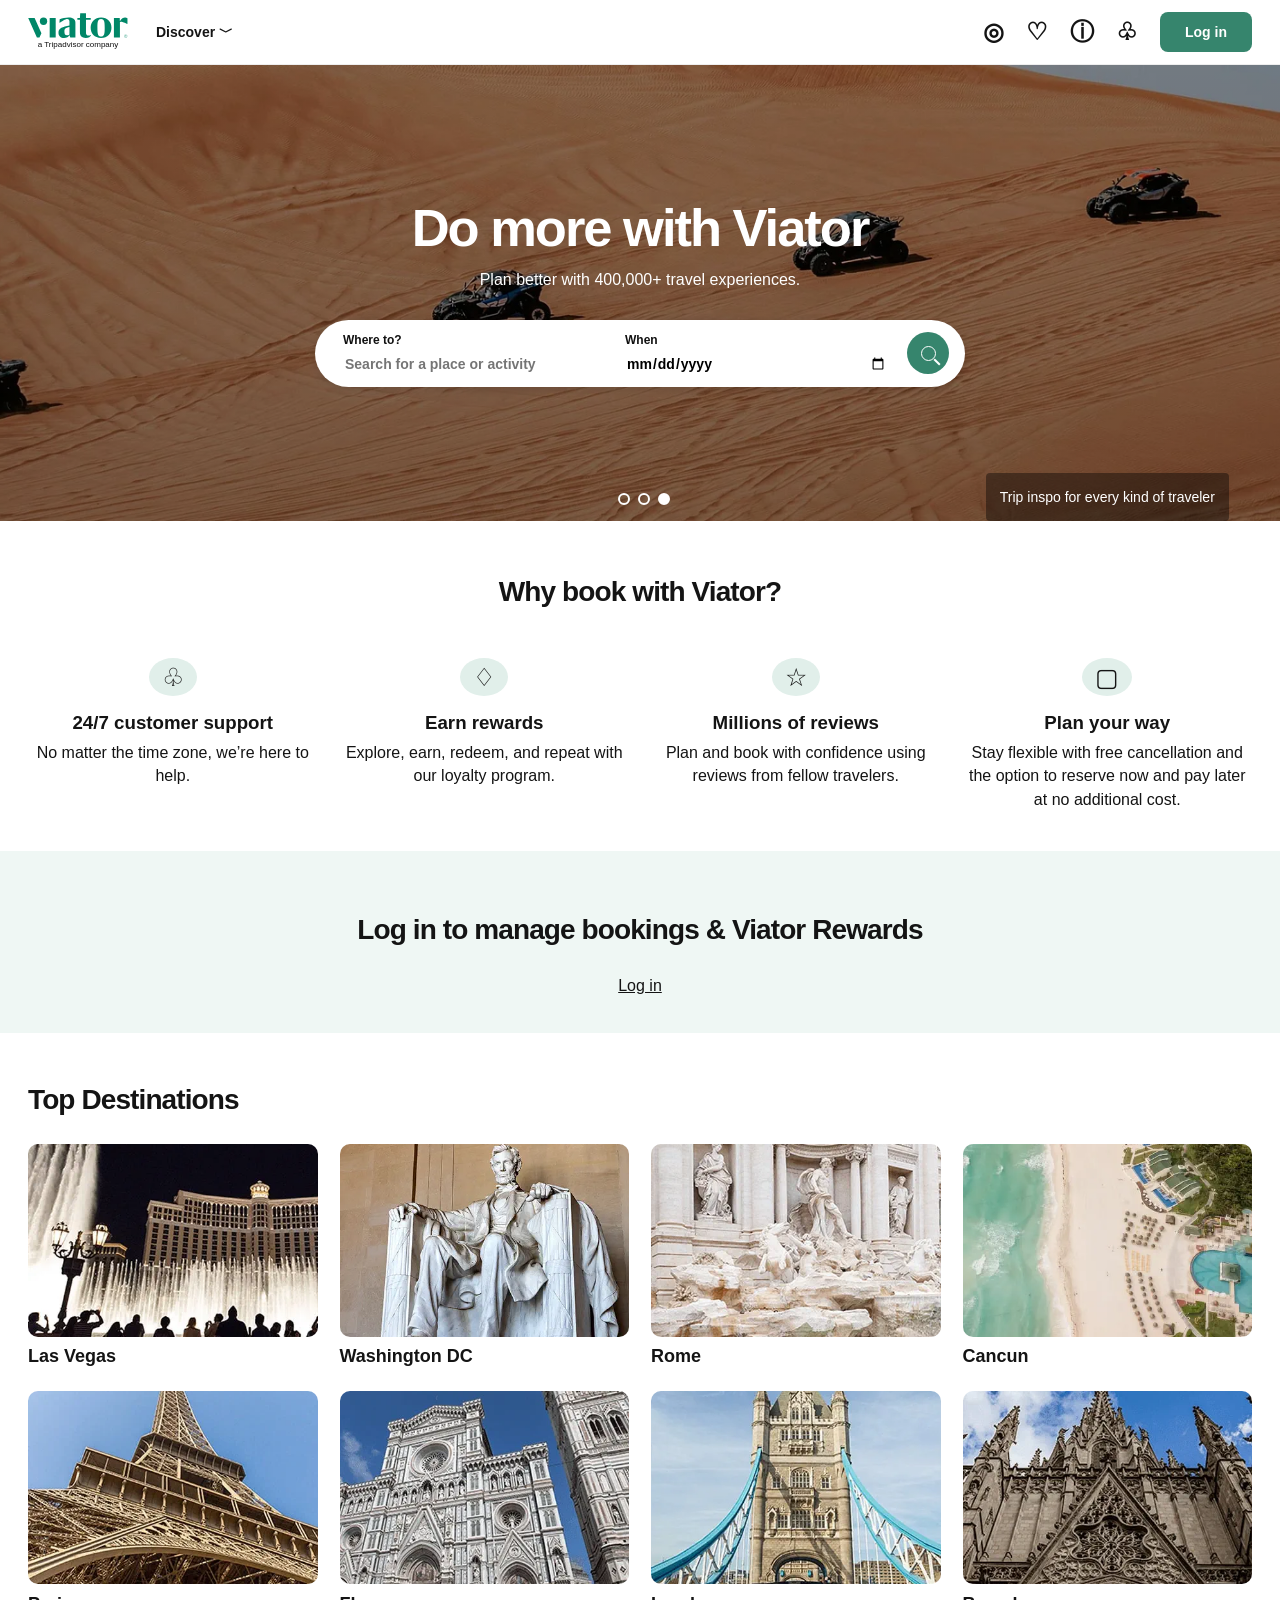
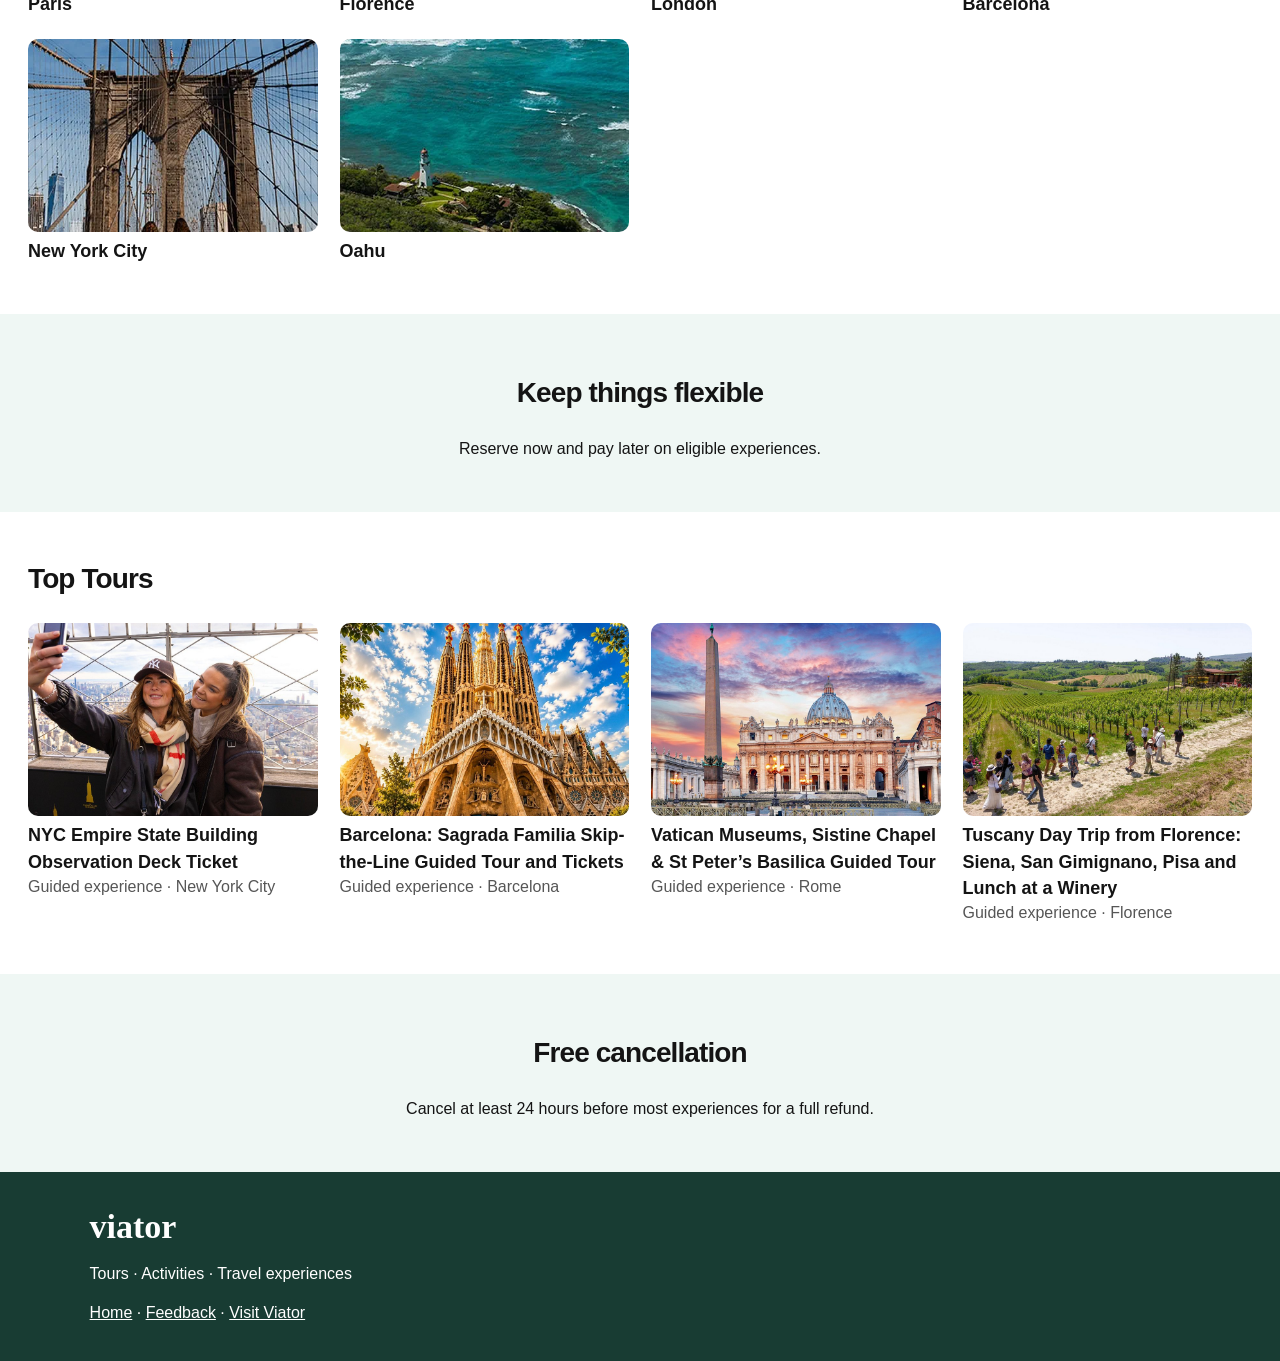
<file: index.html>
<!doctype html>
<html lang="en"><head><meta charset="utf-8"><meta name="amplitude-project-key" content="ab6a2b071f76c45f9cc8a477251aaf9d"><meta name="viewport" content="width=device-width,initial-scale=1"><title>Viator | Tours and activities</title><link rel="stylesheet" href="style.css"><script defer src="telemetry.js"></script><link rel="stylesheet" href="booking.css"><script defer src="tours.js"></script><script defer src="booking.js"></script><script defer src="app.js"></script></head><body>
<header><div class="bar"><a class="brand" href="#home" aria-label="Viator home"><img src="images/viator.svg" width="100" height="25" alt="Viator"><small>a Tripadvisor company</small></a><a href="#destinations">Discover ﹀</a><div class="nav"><a aria-label="Language and currency" href="https://www.viator.com/">◎</a><a aria-label="Wishlist" href="https://www.viator.com/wishlists">♡</a><a aria-label="Help Center" href="https://www.viator.com/help">ⓘ</a><a aria-label="Rewards" href="https://www.viator.com/rewards">♧</a><a class="login" href="https://www.viator.com/login">Log in</a></div></div></header>
<main id="main"></main><footer><strong>viator</strong><p>Tours · Activities · Travel experiences</p><a href="#home">Home</a> · <a href="feedback.html">Feedback</a> · <a href="https://www.viator.com/">Visit Viator</a></footer></body></html>
</file>
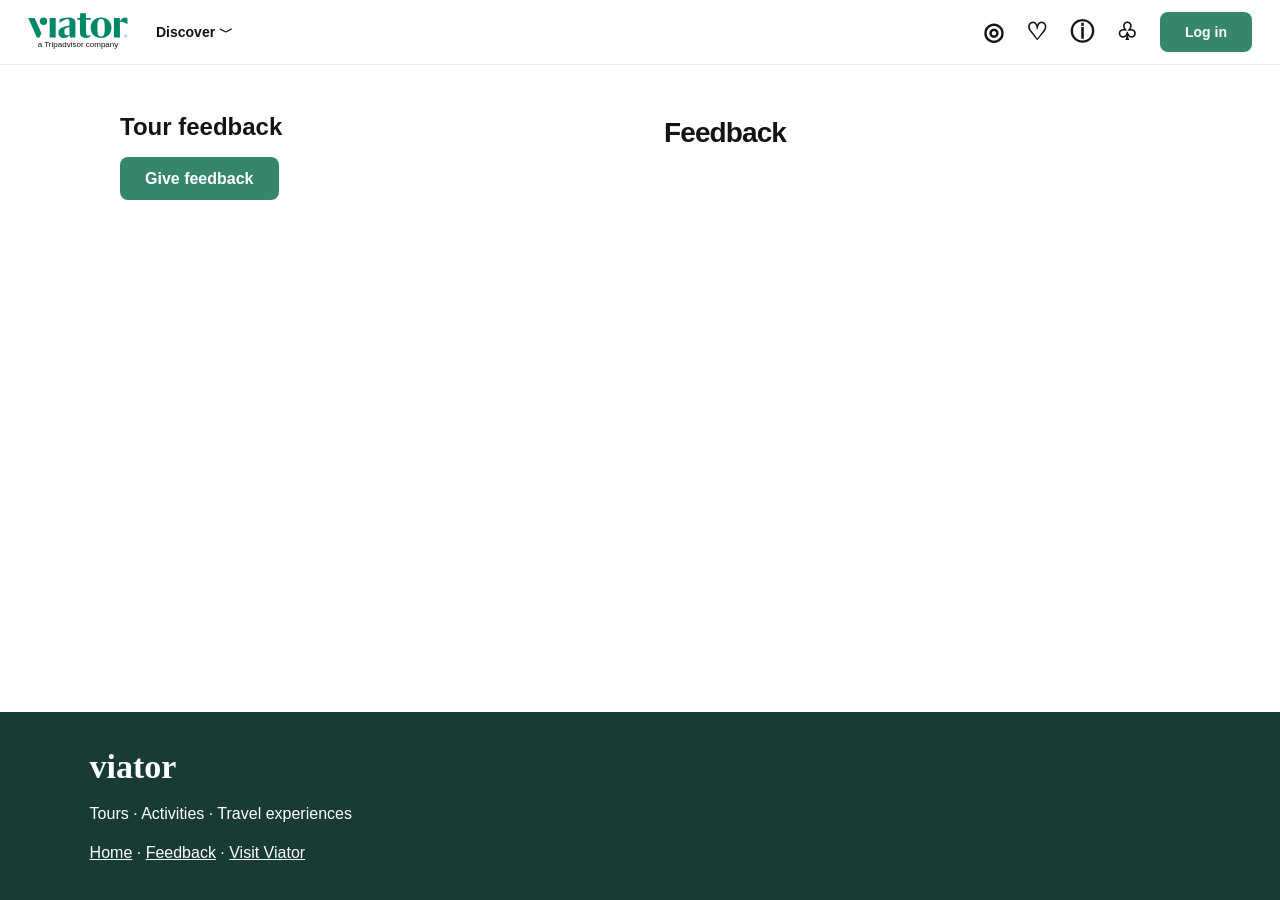
<file: feedback.html>
<!doctype html>
<html lang="en">
<head>
  <meta charset="utf-8">
  <meta name="viewport" content="width=device-width, initial-scale=1">
  <meta name="amplitude-project-key" content="ab6a2b071f76c45f9cc8a477251aaf9d">
  <title>Feedback | Viator</title>
  <link rel="stylesheet" href="style.css">
  <style>
    body { min-height: 100vh; min-height: 100dvh; display: flex; flex-direction: column; }
    main { flex: 1; width: min(100% - 40px, 1040px); margin: 3rem auto;
      display: grid; grid-template-columns: repeat(2, minmax(0, 1fr)); gap: 3rem; align-content: start; }
    main h1, #feedback-heading { margin: 0 0 1rem; }
    @media (max-width: 700px) { main { grid-template-columns: 1fr; } }
    #card-slot { margin-top: 1rem; min-height: 2px; }
    #card-status:empty { display: none; }
  </style>
  <script defer src="telemetry.js"></script>
</head>
<body>
<header><div class="bar"><a class="brand" href="index.html#home" aria-label="Viator home"><img src="images/viator.svg" width="100" height="25" alt="Viator"><small>a Tripadvisor company</small></a><a href="index.html#destinations">Discover ﹀</a><div class="nav"><a aria-label="Language and currency" href="https://www.viator.com/">◎</a><a aria-label="Wishlist" href="https://www.viator.com/wishlists">♡</a><a aria-label="Help Center" href="https://www.viator.com/help">ⓘ</a><a aria-label="Rewards" href="https://www.viator.com/rewards">♧</a><a class="login" href="https://www.viator.com/login">Log in</a></div></div></header>
  <main>
    <section>
      <h1>Tour feedback</h1>
      <button type="button" class="btn" id="give-feedback" aria-controls="card-slot">Give feedback</button>
      <section id="card-slot" aria-label="Feedback"></section>
      <p id="card-status" role="status"></p>
    </section>
    <section>
      <h2 id="feedback-heading">Feedback</h2>
    </section>
  </main>
  <script>
    const feedbackButton = document.getElementById('give-feedback');
    const feedbackSlot = document.getElementById('card-slot');
    const feedbackStatus = document.getElementById('card-status');
    let pending;
    feedbackButton.addEventListener('click', async () => {
      if (feedbackSlot.querySelector('[role="radiogroup"]')) {
        feedbackSlot.scrollIntoView({ block: 'nearest' });
        return;
      }
      const unavailable = 'The survey could not be opened. Please try again.';
      clearTimeout(pending);
      feedbackStatus.textContent = 'Opening survey…';
      try {
        if (!window.engagement?.gs?.show) throw new Error('Survey service unavailable');
        pending = setTimeout(() => { feedbackStatus.textContent = unavailable; }, 10000);
        await window.engagement.gs.show('survey-viator-tour-informat');
      } catch {
        clearTimeout(pending);
        feedbackStatus.textContent = unavailable;
      }
    });
    new MutationObserver(() => {
      if (feedbackSlot.childElementCount) {
        clearTimeout(pending);
        feedbackStatus.textContent = '';
      }
    }).observe(feedbackSlot, { childList: true, subtree: true });
  </script>
<footer><strong>viator</strong><p>Tours · Activities · Travel experiences</p><a href="index.html#home">Home</a> · <a href="feedback.html" aria-current="page">Feedback</a> · <a href="https://www.viator.com/">Visit Viator</a></footer>
</body>
</html>
</file>
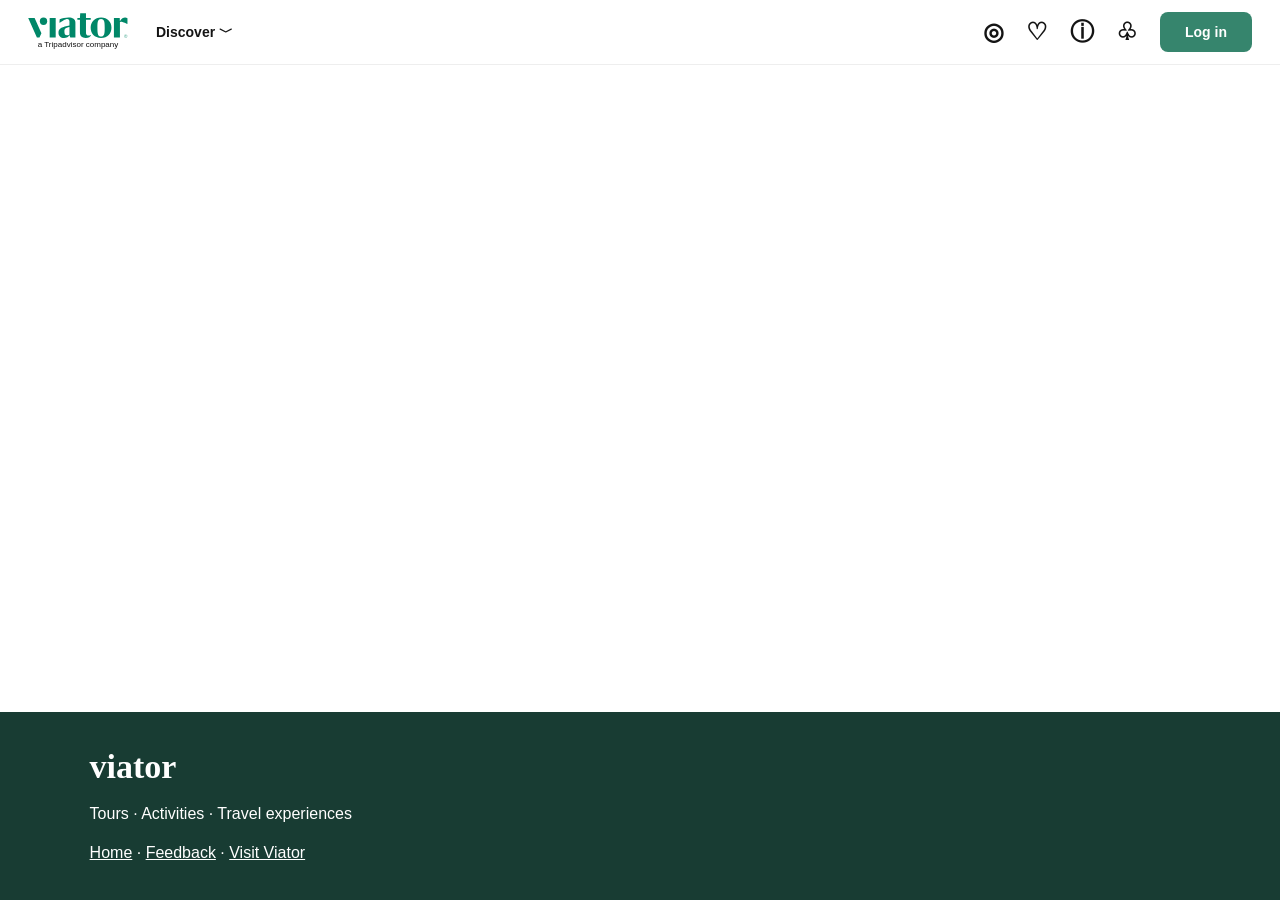
<file: survey.html>
<!doctype html>
<html lang="en">
<head>
  <meta charset="utf-8">
  <meta name="viewport" content="width=device-width, initial-scale=1">
  <meta name="amplitude-project-key" content="ab6a2b071f76c45f9cc8a477251aaf9d">
  <title>Survey | Viator</title>
  <link rel="stylesheet" href="style.css">
  <style>
    body { min-height: 100vh; min-height: 100dvh; display: flex; flex-direction: column; }
    main { flex: 1; }
  </style>
  <script defer src="telemetry.js"></script>
</head>
<body>
<header><div class="bar"><a class="brand" href="index.html#home" aria-label="Viator home"><img src="images/viator.svg" width="100" height="25" alt="Viator"><small>a Tripadvisor company</small></a><a href="index.html#destinations">Discover ﹀</a><div class="nav"><a aria-label="Language and currency" href="https://www.viator.com/">◎</a><a aria-label="Wishlist" href="https://www.viator.com/wishlists">♡</a><a aria-label="Help Center" href="https://www.viator.com/help">ⓘ</a><a aria-label="Rewards" href="https://www.viator.com/rewards">♧</a><a class="login" href="https://www.viator.com/login">Log in</a></div></div></header>
  <main></main>
<footer><strong>viator</strong><p>Tours · Activities · Travel experiences</p><a href="index.html#home">Home</a> · <a href="feedback.html">Feedback</a> · <a href="https://www.viator.com/">Visit Viator</a></footer>
</body>
</html>
</file>
<file: style.css>
*{box-sizing:border-box}body{margin:0;color:#141414;font:16px/1.45 Arial,Helvetica,sans-serif}a{color:inherit}button,input,select{font:inherit}button,.btn,.login{cursor:pointer}button:focus-visible,a:focus-visible,input:focus-visible,select:focus-visible{outline:3px solid #008768;outline-offset:3px}header{background:white;border-bottom:1px solid #eee}.bar,.wrap,.benefits{max-width:1360px;padding:0 28px;margin:auto}.bar,.nav{display:flex;align-items:center;gap:28px}.bar{height:64px}.bar a{text-decoration:none;font-size:14px;font-weight:600}.bar .brand{font:bold 42px/.75 Georgia,serif;letter-spacing:-2.5px;color:#36856d;text-align:center}.brand small{display:block;font:8px/1.7 Arial;letter-spacing:0;color:#111}.nav{margin-left:auto;gap:22px}.nav a{font-size:24px}.nav .login,.btn{border:0;border-radius:8px;background:#36856d;color:white;padding:10px 25px;text-decoration:none;font-weight:bold;font-size:14px}.hero{height:456px;background:linear-gradient(#0004,#0005),url('images/hero-dd.webp') center/cover;display:grid;place-content:center;position:relative;text-align:center;color:white}.hero h1{font-size:clamp(36px,4.1vw,60px);letter-spacing:-2px;line-height:1.1;margin:0}.hero p{margin:12px 0 28px}.search{max-width:650px;width:min(650px,92vw);display:flex;align-items:center;text-align:left;background:white;border-radius:48px;padding:12px 16px 12px 28px;gap:20px;color:#111;box-shadow:0 2px 8px #0002}.search label{flex:1;font-size:12px;font-weight:bold}.search label+label{border-left:1px solid #ddd;padding-left:24px}.search input{display:block;border:0;width:100%;margin-top:4px;font-size:14px}.search button{border:0;border-radius:50%;background:#36856d;color:white;width:42px;height:42px;font-size:24px}.dots,.caption{position:absolute;bottom:12px}.dots{left:48%}.dots button{background:transparent;border:2px solid white;width:12px;height:12px;margin:4px;border-radius:50%;padding:0}.dots button[aria-pressed=true]{background:white}.caption{right:4%;background:#0006;padding:14px;border-radius:4px;bottom:0;font-size:14px}.benefits{text-align:center;padding-top:28px;padding-bottom:40px}h2{font-size:28px;letter-spacing:-.9px}.grid,.perks{display:grid;grid-template-columns:repeat(4,minmax(0,1fr));gap:22px}.perks{margin-top:46px}.perks i{font-style:normal;background:#e1efea;border-radius:50%;padding:5px 13px;font-size:25px}.perks h3{margin:14px 0 5px}.perks p{margin:0}.wrap{padding-top:24px;padding-bottom:50px}.card{display:block;text-decoration:none;color:inherit}.card img,.gallery img{width:100%;object-fit:cover;border-radius:10px}.card img{aspect-ratio:1.5}.card strong{display:block;font-size:18px}.muted{color:#565656}.panel{background:#eff7f4;padding:36px;text-align:center}.gallery{display:grid;grid-template-columns:1.6fr 1fr;align-items:start;gap:30px}.box{border:1px solid #d8d8d8;border-radius:14px;padding:24px}.box label{display:block;margin:16px 0}.box input,.box select{width:100%;padding:10px;border:1px solid #aaa;border-radius:6px}.btn{display:inline-block;font-size:16px}.box .btn{width:100%}footer{padding:36px 7%;background:#183c33;color:white}footer strong{font: bold 34px Georgia}h1{line-height:1.15}.route{padding:12px 0}.summary{max-width:680px;margin:auto}.summary p{margin:15px 0}@media(max-width:760px){.bar{gap:16px;padding:0 16px}.nav{gap:12px}.nav a:not(.login){display:none}.hero{height:390px}.hero h1{font-size:40px}.caption{font-size:10px}.dots{bottom:44px}.search{gap:9px;padding:12px}.search label+label{padding-left:8px}.perks,.grid{grid-template-columns:repeat(2,minmax(0,1fr))}.perks{margin-top:24px}.gallery{grid-template-columns:1fr}.wrap,.benefits{padding-left:16px;padding-right:16px}.card strong{font-size:16px}}

.brand img{display:block}.magnifier{display:inline-block;width:15px;height:15px;border:1.8px solid white;border-radius:50%;position:relative}.magnifier:after{content:"";position:absolute;width:8px;height:2px;background:white;transform:rotate(45deg);right:-6px;bottom:-3px}
</file>
<file: booking.css>
.product,.checkout-wrap{width:min(1308px,calc(100% - 64px));margin:auto;color:#161616}.product{padding:22px 0 64px}.crumbs{font-size:13px;margin:8px 0 26px}.product h1{font-size:30px;line-height:1.18;letter-spacing:-1px;margin:0 0 10px}.tour-meta{display:flex;align-items:center;white-space:pre-wrap;gap:5px;min-height:30px;margin-bottom:12px;font-size:13px}.stars{font-size:19px;color:#43aa8b;letter-spacing:-1px}.guarantee{margin-left:auto;background:#f5f5f5;padding:4px 8px;border-radius:5px}.product-grid{display:grid;grid-template-columns:minmax(0,2.06fr) minmax(300px,1fr);gap:24px}.product-grid aside{align-self:start;position:sticky;top:16px}.mosaic{display:grid;position:relative;grid-template-columns:1.56fr 1fr 1fr;grid-template-rows:1fr 1fr;gap:8px;aspect-ratio:1.8}.tile,.best{overflow:hidden;border:0;padding:0;border-radius:8px;background:#f7f7f7}.tile img{width:100%;height:100%;object-fit:cover;display:block}.tile:focus-visible{outline-offset:-4px}.shot0{grid-row:span 2}.best{display:flex;flex-direction:column;justify-content:center;padding:18px;color:#285d4e;line-height:1.2}.best strong{font-size:19px}.best small{font-weight:bold;margin-bottom:9px}.photo-actions{position:absolute;top:16px;left:calc(43.5% - 109px);display:flex;gap:10px}.photo-actions button,.close-photo{border:0;border-radius:50%;background:white;width:43px;height:43px;font-size:24px}.photo-actions [aria-pressed=true]{background:#d1efe5;color:#007353}.features{display:flex;align-items:center;flex-wrap:wrap;border-block:1px solid #ddd;gap:18px;padding:17px 0;margin-top:16px}.features b{color:#36856d}.opinion{display:flex;justify-content:space-between;align-items:center;gap:12px;margin-top:16px}.opinion small{font-size:14px}.opinion span{font-size:14px}.info{border-top:1px solid #ddd;padding:18px 0}.info summary{font-size:22px;font-weight:650;cursor:pointer}.availability,.ahead,.step,.order{background:#fff;border:1px solid #dadada;border-radius:9px}.availability{padding:22px 24px}.availability h2{margin:0 0 6px;font-size:25px}.availability h2 small{font-size:14px;letter-spacing:0;font-weight:normal}.tags{font-size:12px;border:1px solid #ddd;display:inline-block;padding:5px;border-radius:4px}.date-party{display:flex;border:1px solid #aaa;border-radius:8px;margin:22px 0 16px}.date-party label{width:50%;font-size:13px;font-weight:bold;padding:10px 14px}.date-party label+label{border-left:1px solid #aaa}.date-party input,.date-party select{display:block;border:0;background:white;width:100%;font-weight:normal;font-size:15px;color:#161616}.green{background:#37866d;color:#fff;border:0;border-radius:8px;font-weight:650;padding:12px 24px;min-height:44px}.green:hover{background:#246a55}.green:disabled{background:#777}.availability .green{width:100%}.terms{background:#eef8f5;border-radius:7px;margin-top:16px;font-size:14px;padding:1px 16px}.terms:empty{display:none}u{font-weight:600}.ahead{padding:12px 16px;margin-top:14px;font-size:14px}.times{display:flex;flex-wrap:wrap;gap:8px}.times input{position:absolute;opacity:0}.times span{display:block;border:1px solid #aaa;border-radius:6px;padding:6px;cursor:pointer}.times input:checked+span{border:2px solid #296a55;background:#e6f4ee;padding:5px}.times input:focus-visible+span{outline:2px solid #111}.product dialog{border:0;border-radius:10px;max-width:85vw}.product dialog::backdrop{background:#000b}.product dialog img{display:block;max-width:100%;max-height:70vh}.product dialog div{display:flex;align-items:center;justify-content:space-between;padding:9px}.close-photo{position:absolute;right:18px;top:18px}#tour-search{display:block;border:1px solid #ddd;border-radius:40px;width:min(34vw,420px);padding:12px 24px;box-shadow:0 1px 4px #0002}
body[data-page=checkout] .bar>a:not(.brand),body[data-page=checkout] .bar .nav{display:none}body[data-page=checkout] .bar:after{content:'$ USD';margin-left:auto;font-weight:bold}body[data-page=checkout]{background:linear-gradient(to right,white 0 56%,#f6f6f6 56%)}body[data-page=checkout] footer{display:none}.checkout-wrap{display:grid;grid-template-columns:minmax(0,1.58fr) minmax(0,1fr);gap:5.4%;padding:24px 24px 55px 0}.step{padding:18px 16px 22px;margin-bottom:24px}.step h2{margin:4px 0 0;font-size:20px;letter-spacing:-.4px}.step h2 span{display:inline-grid;place-items:center;border-radius:50%;border:1px solid currentColor;width:25px;height:25px;font-size:16px}.step:has(.step-body:not([hidden])) h2 span{background:#111;color:white}.step-body>p{margin:24px 0 30px}.quick{display:block;text-align:left;background:#f4f4f4;border:0;border-radius:8px;padding:14px;width:100%;margin-bottom:24px;font-size:14px}.contact-grid{display:grid;grid-template-columns:1fr 1fr;gap:15px 24px}.field input{border:1px solid #d5d5d5;border-radius:8px;width:100%;height:52px;padding:14px;background:white;color:#222}.f2,.f3{grid-column:span 2}.field small{display:block;margin-top:7px}.opt{display:flex;align-items:flex-start;margin:24px 0 38px;gap:12px;font-size:14px}.opt input{width:20px;height:20px;flex-shrink:0}.order{overflow:hidden}.timer{background:#efc7c8;text-align:center;padding:12px;font-size:14px}.order-pad{padding:22px 24px 5px}.ordered{display:flex;align-items:flex-start;gap:16px;padding-bottom:16px;border-bottom:1px solid #eee}.ordered img{width:72px;height:72px;object-fit:cover;border-radius:4px}.right{float:right}.promo{border-block:1px solid #ddd;padding:17px 24px;font-weight:600}.promo summary{cursor:pointer;text-decoration:underline}.order-total{display:flex;align-items:center;padding:18px 24px 32px;font-weight:bold}.order-total strong{font-size:21px;margin-left:auto}.confidence{margin:44px 0}.confidence p{margin:4px 0 24px;font-size:14px}
@media(max-width:850px){.product,.checkout-wrap{width:calc(100% - 32px)}.product-grid,.checkout-wrap{display:flex;flex-direction:column;gap:16px}.product-grid{display:grid;grid-template-columns:1fr}.product-grid article{display:contents}.product-grid aside{position:static;grid-row:2}.product h1{font-size:24px}.product .crumbs{font-size:12px;margin-bottom:16px}.tour-meta{flex-wrap:wrap}.guarantee{display:none}.checkout-wrap{padding-right:0}.checkout-aside{order:-1}.confidence{display:none}.order-pad,.order-total{padding:12px 16px}body[data-page=checkout]{background:#fafafa}.contact-grid{gap:12px}.opinion{display:block}.best strong{font-size:14px}.mosaic{gap:4px}.photo-actions{top:8px;left:8px}.photo-actions button{width:30px;height:30px;font-size:16px}#tour-search{display:none}}
@media(max-width:480px){.mosaic{grid-template-columns:1.6fr 1fr;aspect-ratio:1.55}.best,.shot3{display:none}.crumbs{line-height:1.7}.availability{padding:16px}.tour-meta{font-size:12px}.features{font-size:13px}.product h2{font-size:22px}}

.mosaic.no-award .best{display:none}
@media(min-width:761px){.mosaic.no-award .shot1{grid-column:span 2}.mosaic.rail{grid-template-columns:4fr 1fr;grid-template-rows:repeat(3,1fr)}.mosaic.rail .shot0{grid-row:span 3}.mosaic.rail .shot1{grid-column:auto}.mosaic.rail .best{display:none}}
</file>
